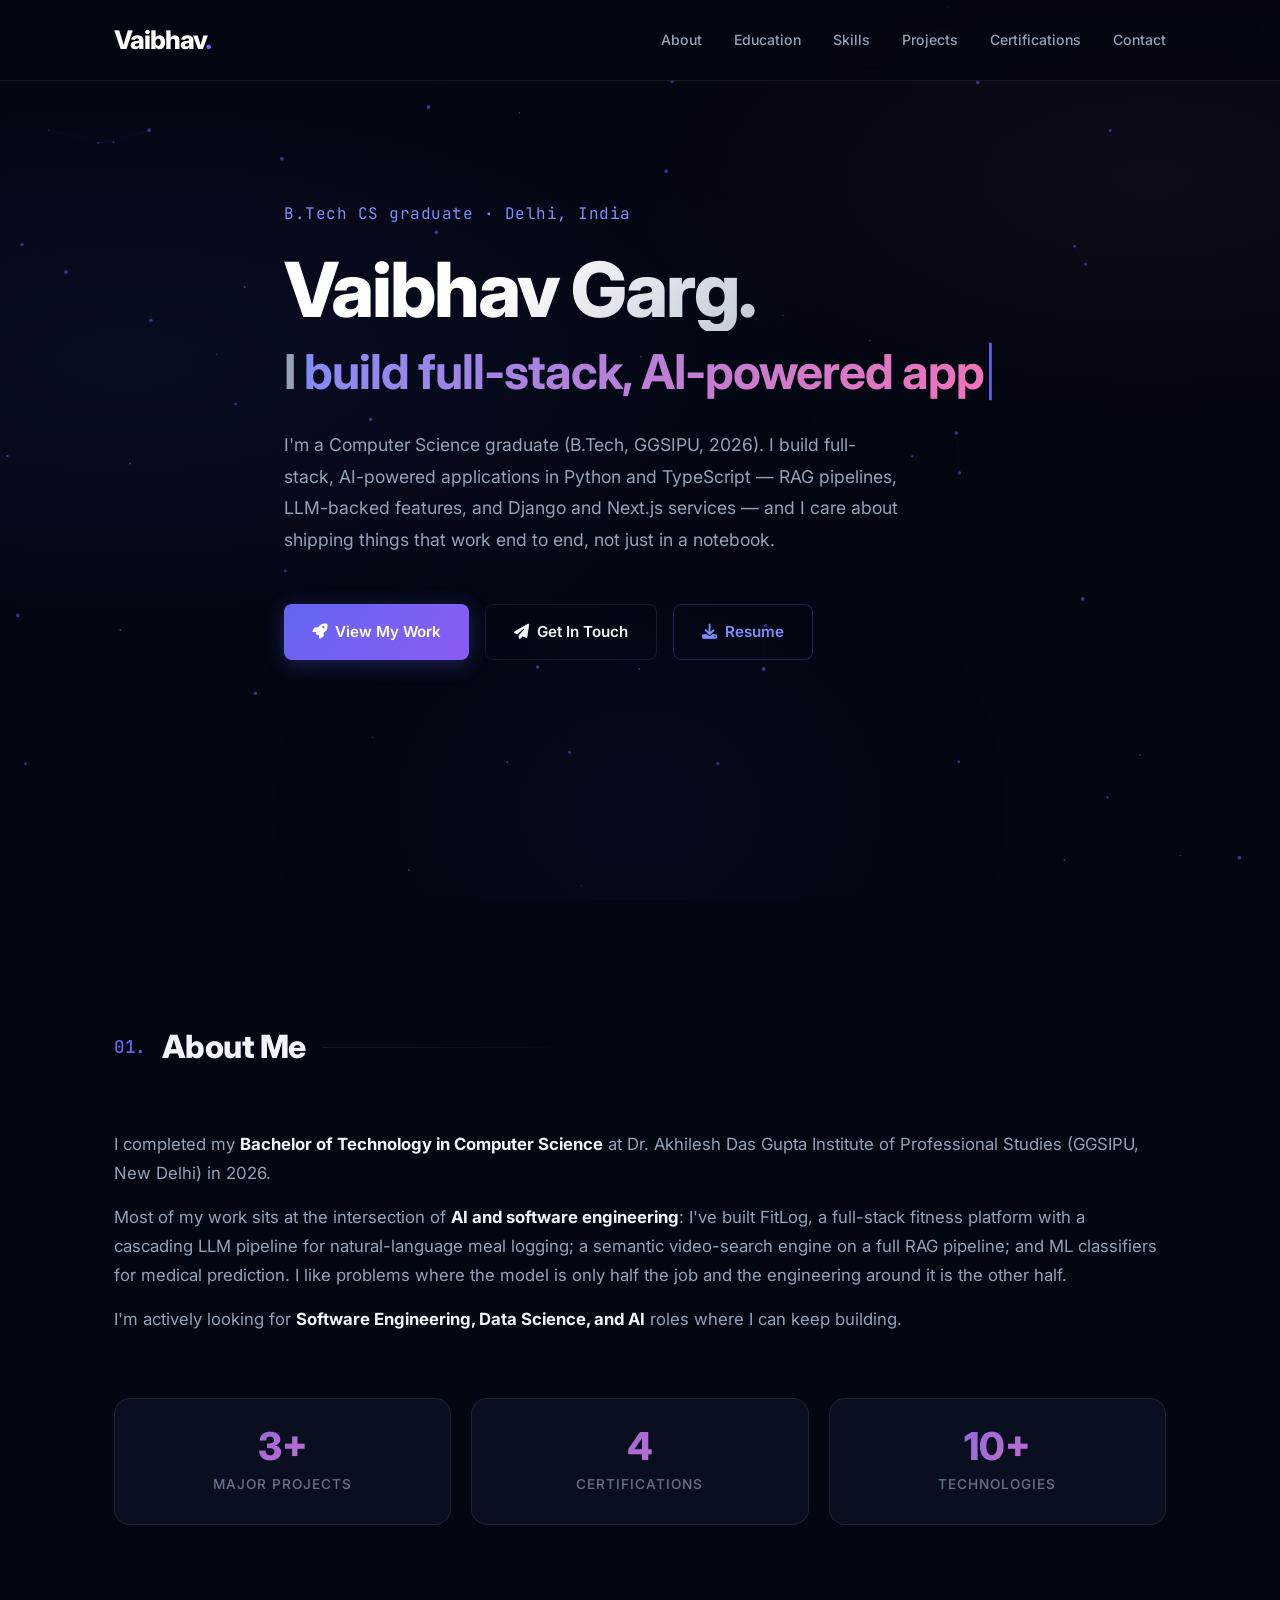
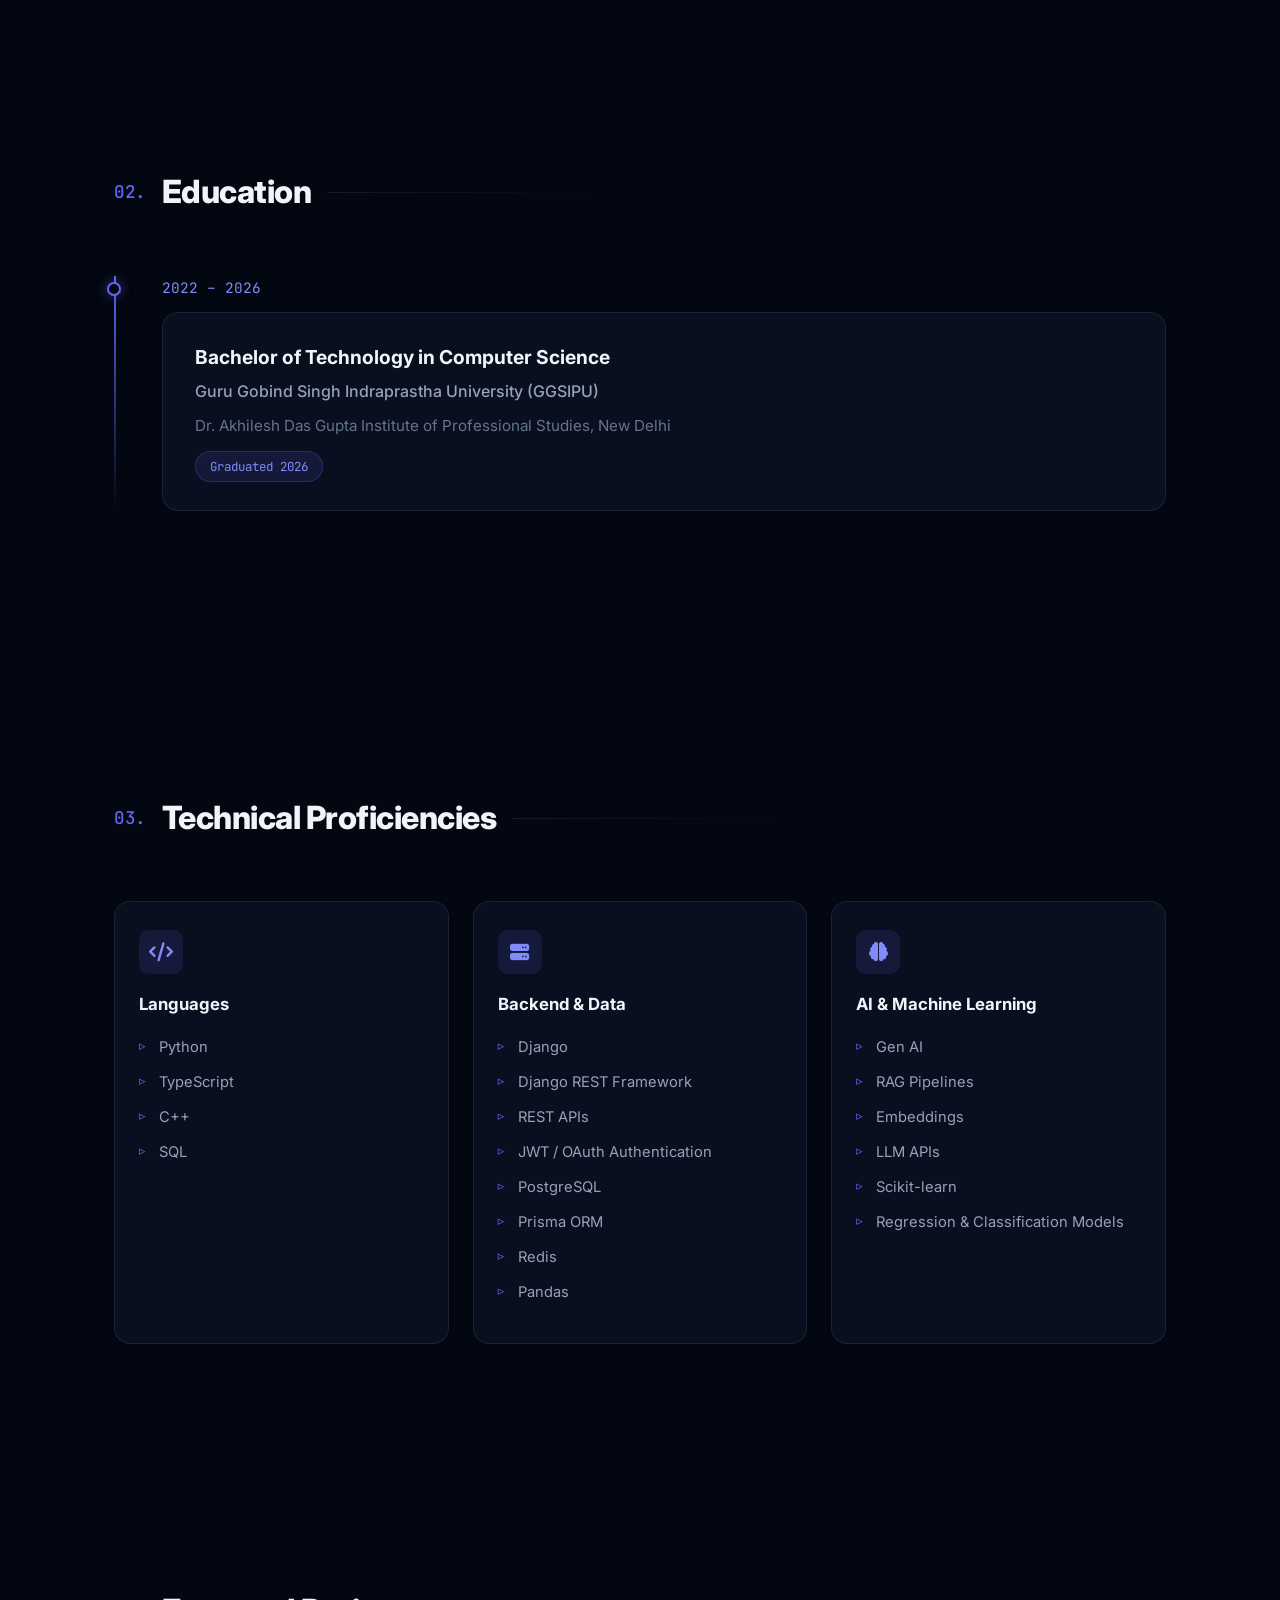
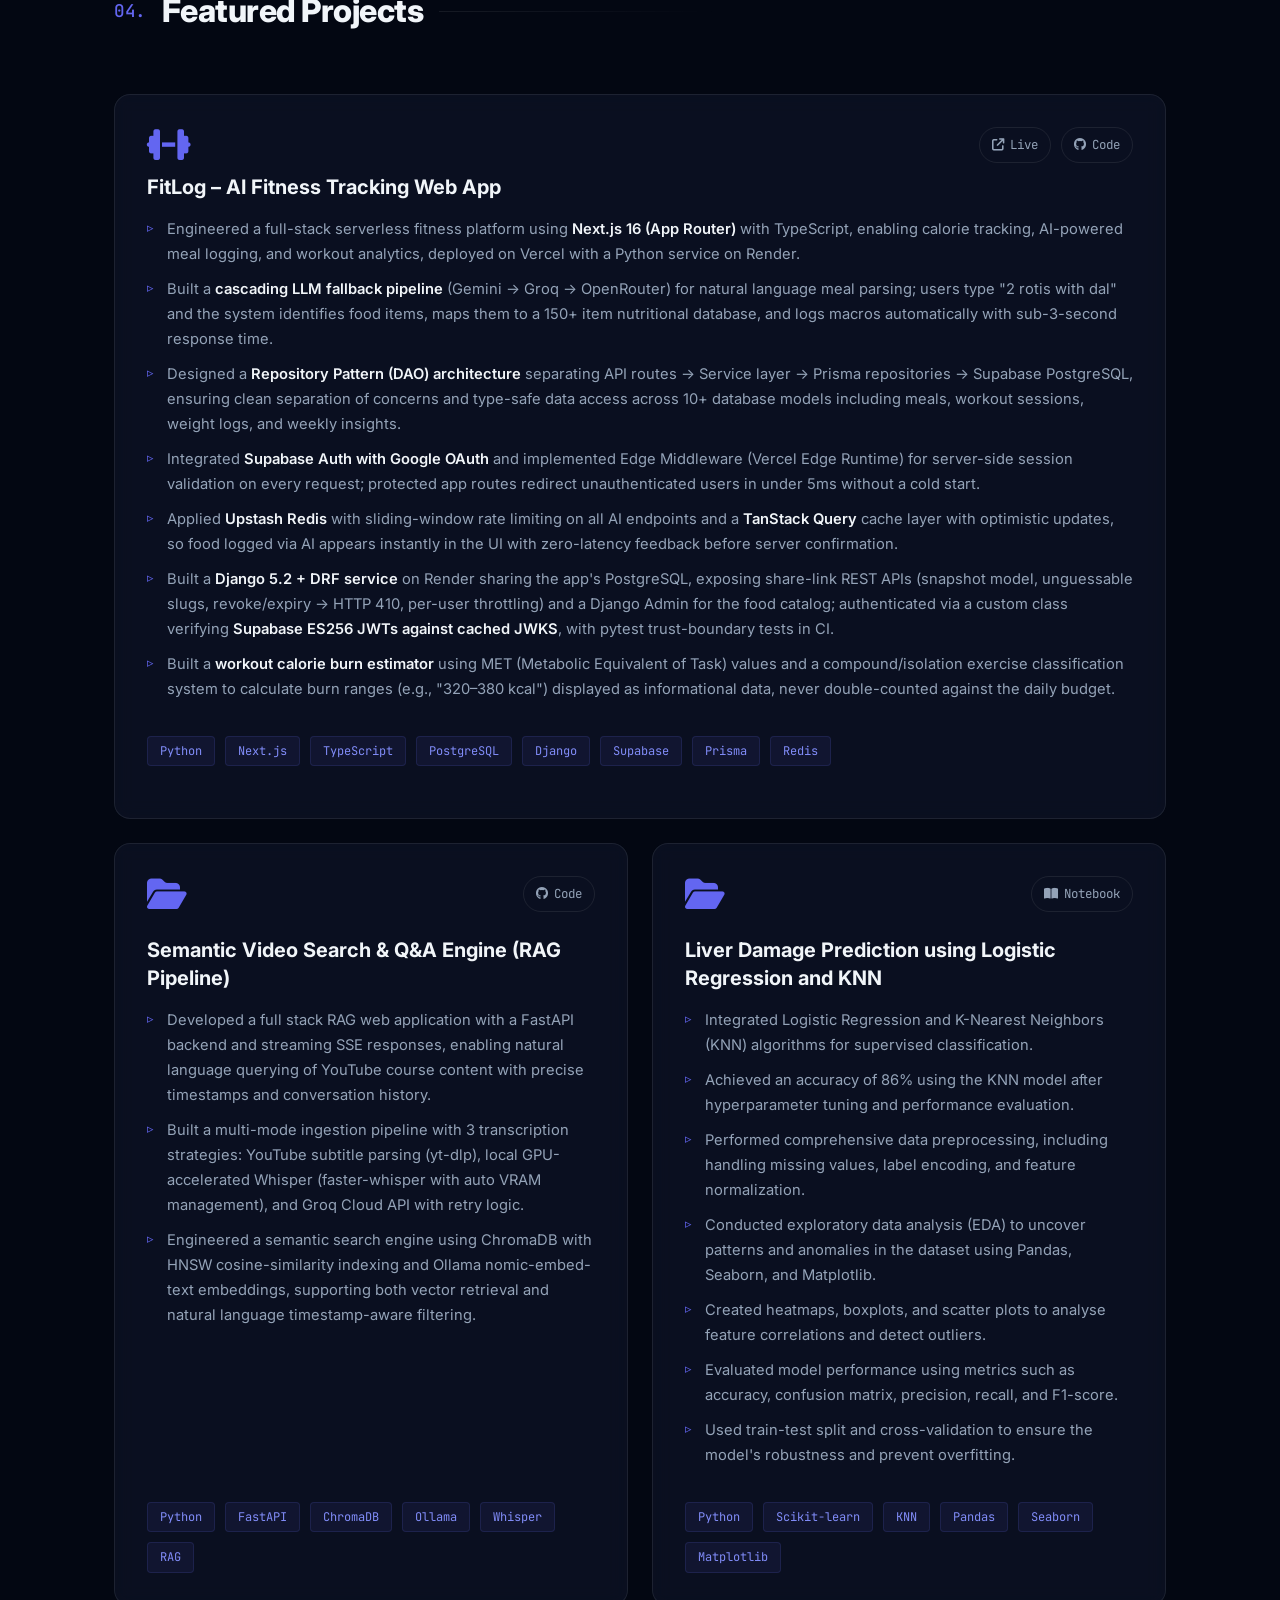
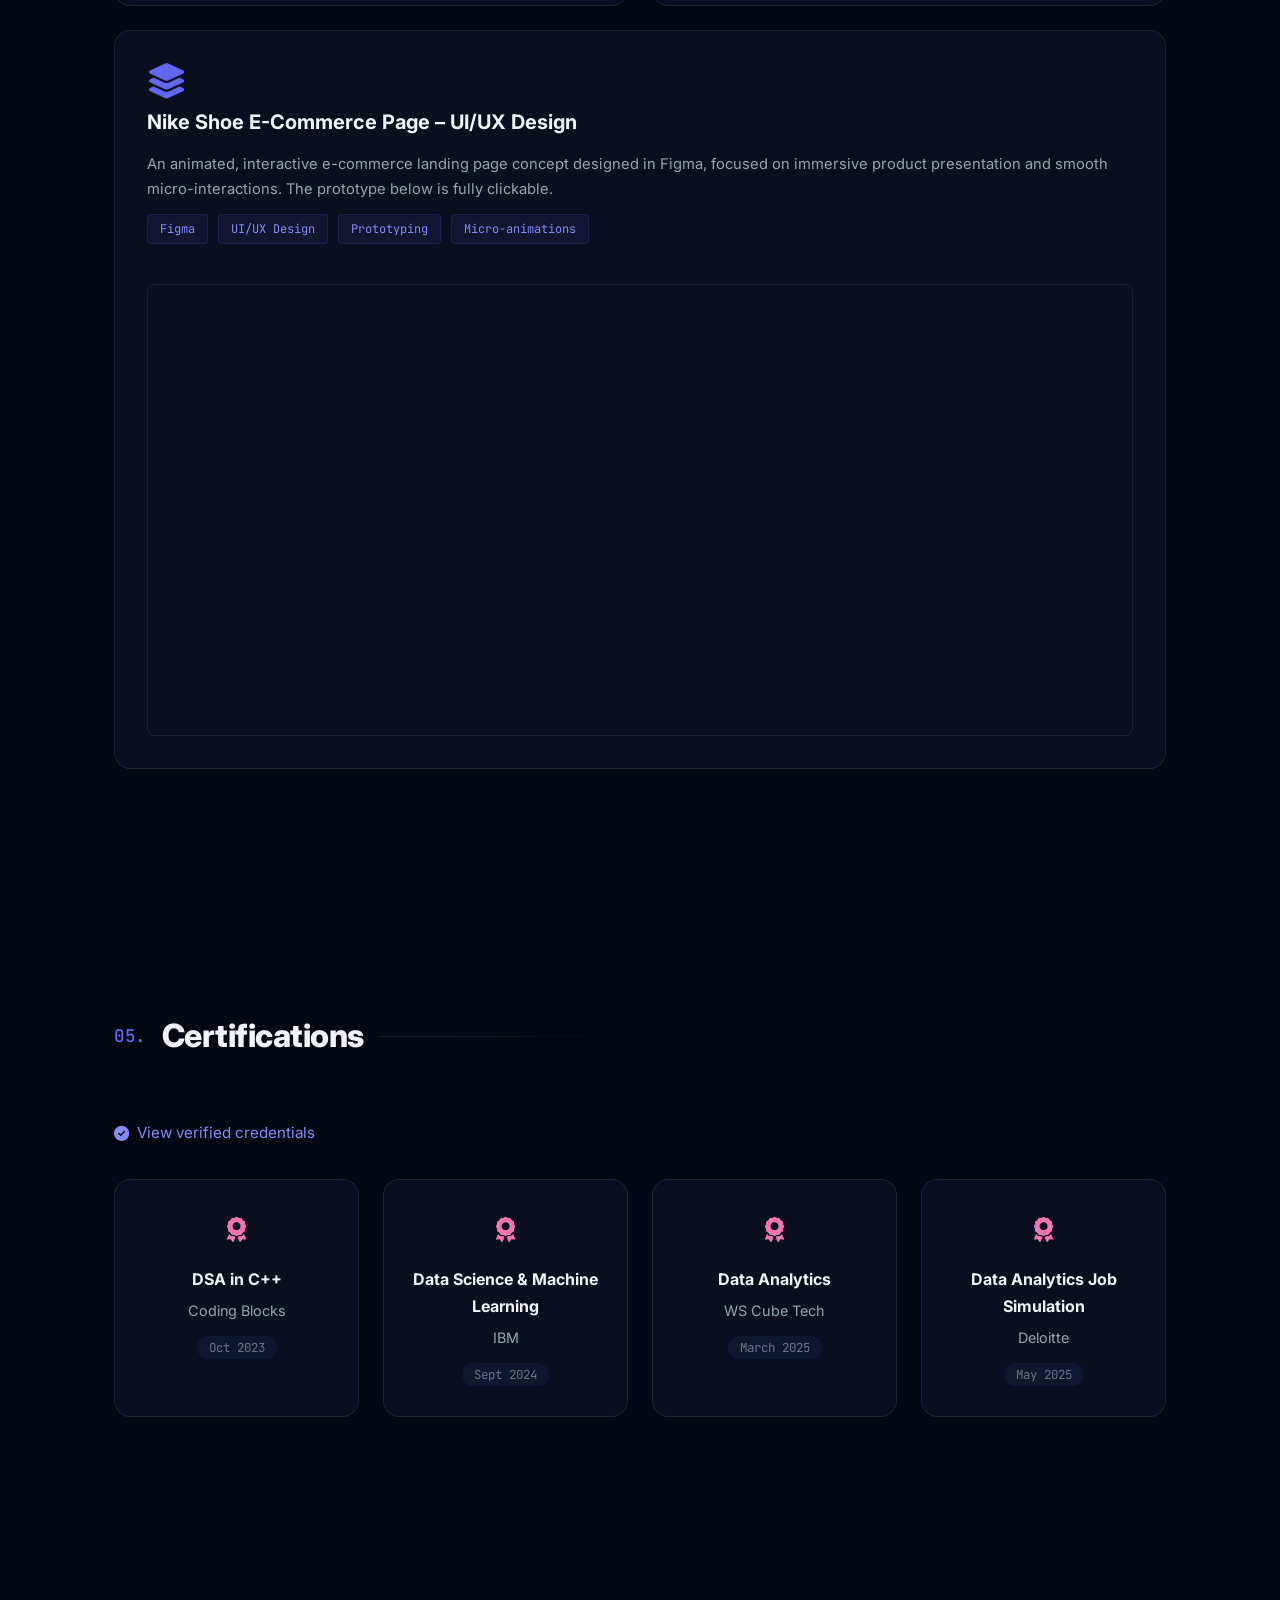
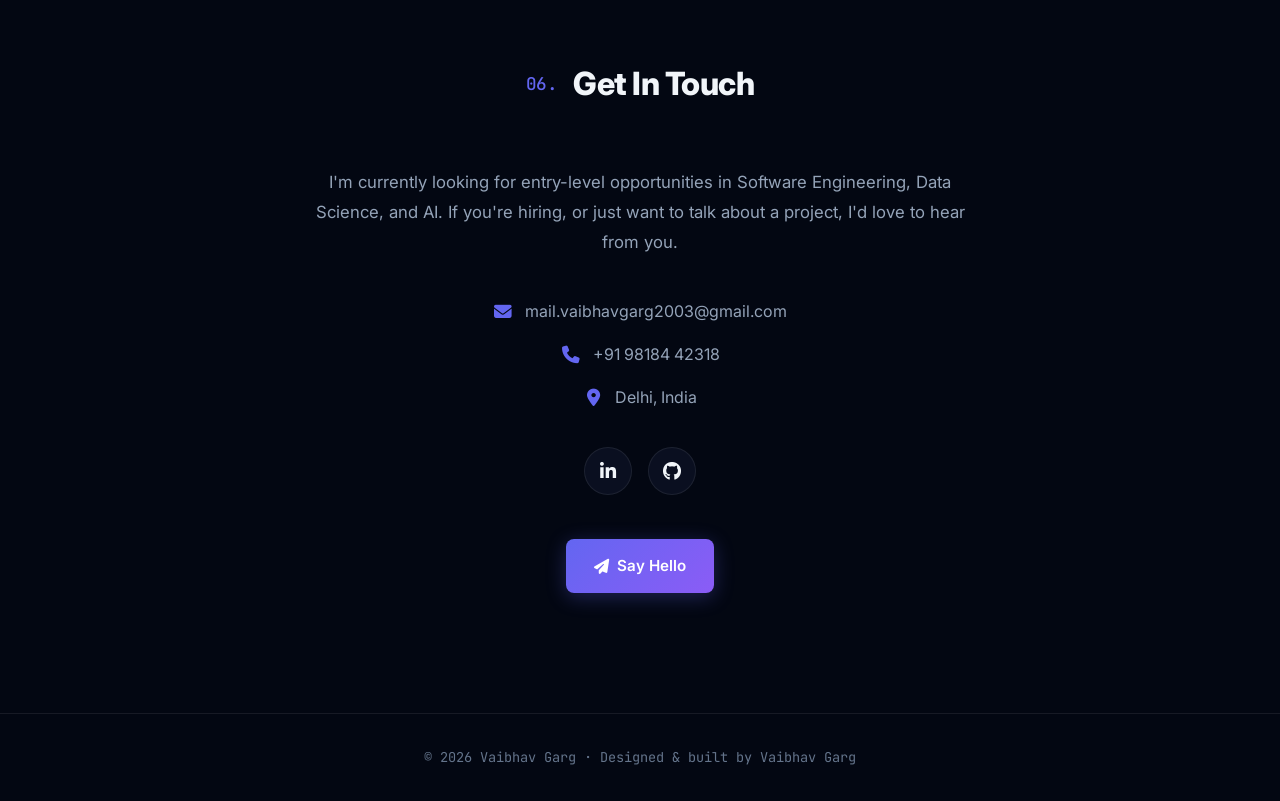
<file: index.html>
<!DOCTYPE html>
<html lang="en">
<head>
    <meta charset="UTF-8">
    <meta name="viewport" content="width=device-width, initial-scale=1.0">
    <meta name="description" content="Vaibhav Garg — B.Tech Computer Science graduate (2026) building full-stack, AI-powered applications with Python, TypeScript, Django, Next.js, RAG pipelines, and machine learning. Projects, skills, and contact.">
    <meta name="author" content="Vaibhav Garg">

    <!-- Social sharing preview (shows when you paste the link on LinkedIn / WhatsApp) -->
    <meta property="og:title" content="Vaibhav Garg | Software Developer & Data Scientist">
    <meta property="og:description" content="CS graduate building full-stack, LLM-powered, and ML applications. Open to Software Engineering, Data Science, and AI roles.">
    <meta property="og:url" content="https://vaibhavgarg2003.github.io/">
    <meta property="og:type" content="website">
    <meta name="twitter:card" content="summary">

    <title>Vaibhav Garg | Software Developer & Data Scientist</title>

    <!-- Favicon (inline SVG "V" — no extra file needed) -->
    <link rel="icon" href="data:image/svg+xml,%3Csvg xmlns='http://www.w3.org/2000/svg' viewBox='0 0 64 64'%3E%3Crect width='64' height='64' rx='14' fill='%23030712'/%3E%3Ctext x='32' y='44' font-family='Arial,sans-serif' font-size='36' font-weight='800' fill='%236366f1' text-anchor='middle'%3EV%3C/text%3E%3C/svg%3E">
    <meta name="theme-color" content="#030712">

    <link rel="stylesheet" href="css/style.css">
    <link rel="preconnect" href="https://fonts.googleapis.com">
    <link rel="preconnect" href="https://fonts.gstatic.com" crossorigin>
    <link href="https://fonts.googleapis.com/css2?family=Inter:wght@300;400;500;600;700;800&family=JetBrains+Mono:wght@400;500&display=swap" rel="stylesheet">
    <link rel="stylesheet" href="https://cdnjs.cloudflare.com/ajax/libs/font-awesome/6.5.0/css/all.min.css">

    <!-- If JavaScript is disabled, still show all content -->
    <noscript><style>.reveal { opacity: 1 !important; transform: none !important; }</style></noscript>
</head>
<body>
    <!-- Scroll Progress Bar -->
    <div class="scroll-progress" id="scroll-progress"></div>

    <!-- Particle Canvas -->
    <canvas id="particles-canvas" aria-hidden="true"></canvas>

    <!-- ════════════════════════════════════════════════════════════
         NAVBAR — to add a nav item, copy one <li> line below
         ════════════════════════════════════════════════════════════ -->
    <header class="navbar" id="navbar">
        <div class="container">
            <a href="#" class="logo">Vaibhav<span>.</span></a>
            <nav>
                <ul class="nav-links" id="nav-links">
                    <li><a href="#about" class="nav-link">About</a></li>
                    <li><a href="#education" class="nav-link">Education</a></li>
                    <li><a href="#skills" class="nav-link">Skills</a></li>
                    <li><a href="#projects" class="nav-link">Projects</a></li>
                    <li><a href="#certifications" class="nav-link">Certifications</a></li>
                    <li><a href="#contact" class="nav-link">Contact</a></li>
                </ul>
            </nav>
            <button class="hamburger" id="hamburger" aria-label="Toggle navigation" aria-expanded="false" aria-controls="nav-links">
                <span></span>
                <span></span>
                <span></span>
            </button>
        </div>
    </header>

    <main>
        <!-- ════════════════════════════════════════════════════════════
             HERO — edit your intro line, summary, and the rotating
             phrases (those live in js/app.js, near the top)
             ════════════════════════════════════════════════════════════ -->
        <section id="hero" class="hero section">
            <div class="container">
                <div class="hero-content reveal">
                    <span class="greeting">B.Tech CS graduate · Delhi, India</span>
                    <h1 class="name">Vaibhav Garg.</h1>
                    <h2 class="role">I <span id="typed-text"></span><span class="cursor">|</span></h2>
                    <p class="summary delay-1">
                        I'm a Computer Science graduate (B.Tech, GGSIPU, 2026). I build full-stack, AI-powered applications in Python and TypeScript — RAG pipelines, LLM-backed features, and Django and Next.js services — and I care about shipping things that work end to end, not just in a notebook.
                    </p>
                    <div class="hero-cta reveal delay-2">
                        <a href="#projects" class="btn btn-primary"><i class="fas fa-rocket"></i> View My Work</a>
                        <a href="#contact" class="btn btn-outline"><i class="fas fa-paper-plane"></i> Get In Touch</a>
                        <a href="Vaibhav_Garg_Resume.pdf" class="btn btn-ghost" download><i class="fas fa-download"></i> Resume</a>
                    </div>
                </div>
            </div>
        </section>

        <!-- ════════════════════════════════════════════════════════════
             ABOUT — plain paragraphs; edit freely
             ════════════════════════════════════════════════════════════ -->
        <section id="about" class="about section">
            <div class="container reveal">
                <h2 class="section-title"><span class="section-number">01.</span> About Me</h2>
                <div class="about-content">
                    <div class="about-text">
                        <p>I completed my <strong>Bachelor of Technology in Computer Science</strong> at Dr. Akhilesh Das Gupta Institute of Professional Studies (GGSIPU, New Delhi) in 2026.</p>
                        <p>Most of my work sits at the intersection of <strong>AI and software engineering</strong>: I've built FitLog, a full-stack fitness platform with a cascading LLM pipeline for natural-language meal logging; a semantic video-search engine on a full RAG pipeline; and ML classifiers for medical prediction. I like problems where the model is only half the job and the engineering around it is the other half.</p>
                        <p>I'm actively looking for <strong>Software Engineering, Data Science, and AI</strong> roles where I can keep building.</p>
                    </div>
                    <div class="about-highlights">
                        <div class="highlight-card reveal delay-1">
                            <div class="highlight-number">3+</div>
                            <div class="highlight-label">Major Projects</div>
                        </div>
                        <div class="highlight-card reveal delay-2">
                            <div class="highlight-number">4</div>
                            <div class="highlight-label">Certifications</div>
                        </div>
                        <div class="highlight-card reveal delay-3">
                            <div class="highlight-number">10+</div>
                            <div class="highlight-label">Technologies</div>
                        </div>
                    </div>
                </div>
            </div>
        </section>

        <!-- ════════════════════════════════════════════════════════════
             EDUCATION — to add an entry (e.g. 12th grade / internship),
             copy one whole <div class="timeline-item"> ... </div> block
             ════════════════════════════════════════════════════════════ -->
        <section id="education" class="education section">
            <div class="container reveal">
                <h2 class="section-title"><span class="section-number">02.</span> Education</h2>
                <div class="timeline">
                    <div class="timeline-item reveal delay-1">
                        <div class="timeline-dot"></div>
                        <div class="timeline-date">2022 – 2026</div>
                        <div class="timeline-content">
                            <h3>Bachelor of Technology in Computer Science</h3>
                            <h4>Guru Gobind Singh Indraprastha University (GGSIPU)</h4>
                            <p>Dr. Akhilesh Das Gupta Institute of Professional Studies, New Delhi</p>
                            <span class="badge">Graduated 2026</span>
                        </div>
                    </div>
                </div>
            </div>
        </section>

        <!-- ════════════════════════════════════════════════════════════
             SKILLS — each card is one <div class="skill-category">.
             Add/remove <li> lines inside, or copy a whole card.
             ════════════════════════════════════════════════════════════ -->
        <section id="skills" class="skills section">
            <div class="container reveal">
                <h2 class="section-title"><span class="section-number">03.</span> Technical Proficiencies</h2>
                <div class="skills-grid">
                    <div class="skill-category reveal delay-1">
                        <div class="skill-icon-wrapper"><i class="fas fa-code"></i></div>
                        <h3>Languages</h3>
                        <ul class="skill-list">
                            <li>Python</li>
                            <li>TypeScript</li>
                            <li>C++</li>
                            <li>SQL</li>
                        </ul>
                    </div>
                    <div class="skill-category reveal delay-2">
                        <div class="skill-icon-wrapper"><i class="fas fa-server"></i></div>
                        <h3>Backend & Data</h3>
                        <ul class="skill-list">
                            <li>Django</li>
                            <li>Django REST Framework</li>
                            <li>REST APIs</li>
                            <li>JWT / OAuth Authentication</li>
                            <li>PostgreSQL</li>
                            <li>Prisma ORM</li>
                            <li>Redis</li>
                            <li>Pandas</li>
                        </ul>
                    </div>
                    <div class="skill-category reveal delay-3">
                        <div class="skill-icon-wrapper"><i class="fas fa-brain"></i></div>
                        <h3>AI & Machine Learning</h3>
                        <ul class="skill-list">
                            <li>Gen AI</li>
                            <li>RAG Pipelines</li>
                            <li>Embeddings</li>
                            <li>LLM APIs</li>
                            <li>Scikit-learn</li>
                            <li>Regression & Classification Models</li>
                        </ul>
                    </div>
                </div>
            </div>
        </section>

        <!-- ════════════════════════════════════════════════════════════
             PROJECTS — to add a project, copy one whole
             <div class="project-card"> ... </div> block and edit it.
             Add "project-card-wide" to the class to make a card full width.
             Links go in <div class="project-links">: one <a class="project-link">
             per link (Code / Live / Notebook).
             ════════════════════════════════════════════════════════════ -->
        <section id="projects" class="projects section">
            <div class="container">
                <h2 class="section-title reveal"><span class="section-number">04.</span> Featured Projects</h2>
                <div class="projects-grid">

                    <!-- FitLog (full-width featured card) -->
                    <div class="project-card project-card-wide reveal delay-1">
                        <div class="project-top">
                            <i class="fas fa-dumbbell project-folder"></i>
                            <div class="project-links">
                                <a href="https://myfitlog.vaibhav03.codes/" class="project-link" target="_blank" rel="noopener noreferrer"><i class="fas fa-arrow-up-right-from-square"></i> Live</a>
                                <a href="https://github.com/VaibhavGarg2003/FitLog" class="project-link" target="_blank" rel="noopener noreferrer"><i class="fab fa-github"></i> Code</a>
                            </div>
                        </div>
                        <h3 class="project-title">FitLog – AI Fitness Tracking Web App</h3>
                        <ul class="project-points">
                            <li>Engineered a full-stack serverless fitness platform using <strong>Next.js 16 (App Router)</strong> with TypeScript, enabling calorie tracking, AI-powered meal logging, and workout analytics, deployed on Vercel with a Python service on Render.</li>
                            <li>Built a <strong>cascading LLM fallback pipeline</strong> (Gemini → Groq → OpenRouter) for natural language meal parsing; users type "2 rotis with dal" and the system identifies food items, maps them to a 150+ item nutritional database, and logs macros automatically with sub-3-second response time.</li>
                            <li>Designed a <strong>Repository Pattern (DAO) architecture</strong> separating API routes → Service layer → Prisma repositories → Supabase PostgreSQL, ensuring clean separation of concerns and type-safe data access across 10+ database models including meals, workout sessions, weight logs, and weekly insights.</li>
                            <li>Integrated <strong>Supabase Auth with Google OAuth</strong> and implemented Edge Middleware (Vercel Edge Runtime) for server-side session validation on every request; protected app routes redirect unauthenticated users in under 5ms without a cold start.</li>
                            <li>Applied <strong>Upstash Redis</strong> with sliding-window rate limiting on all AI endpoints and a <strong>TanStack Query</strong> cache layer with optimistic updates, so food logged via AI appears instantly in the UI with zero-latency feedback before server confirmation.</li>
                            <li>Built a <strong>Django 5.2 + DRF service</strong> on Render sharing the app's PostgreSQL, exposing share-link REST APIs (snapshot model, unguessable slugs, revoke/expiry → HTTP 410, per-user throttling) and a Django Admin for the food catalog; authenticated via a custom class verifying <strong>Supabase ES256 JWTs against cached JWKS</strong>, with pytest trust-boundary tests in CI.</li>
                            <li>Built a <strong>workout calorie burn estimator</strong> using MET (Metabolic Equivalent of Task) values and a compound/isolation exercise classification system to calculate burn ranges (e.g., "320–380 kcal") displayed as informational data, never double-counted against the daily budget.</li>
                        </ul>
                        <ul class="project-tech">
                            <li>Python</li>
                            <li>Next.js</li>
                            <li>TypeScript</li>
                            <li>PostgreSQL</li>
                            <li>Django</li>
                            <li>Supabase</li>
                            <li>Prisma</li>
                            <li>Redis</li>
                        </ul>
                    </div>

                    <div class="project-card reveal delay-1">
                        <div class="project-top">
                            <i class="fas fa-folder-open project-folder"></i>
                            <div class="project-links">
                                <a href="https://github.com/VaibhavGarg2003/Semantic-Video-Search-Q-A-Engine-RAG-Pipeline" class="project-link" target="_blank" rel="noopener noreferrer"><i class="fab fa-github"></i> Code</a>
                            </div>
                        </div>
                        <h3 class="project-title">Semantic Video Search & Q&A Engine (RAG Pipeline)</h3>
                        <ul class="project-points">
                            <li>Developed a full stack RAG web application with a FastAPI backend and streaming SSE responses, enabling natural language querying of YouTube course content with precise timestamps and conversation history.</li>
                            <li>Built a multi-mode ingestion pipeline with 3 transcription strategies: YouTube subtitle parsing (yt-dlp), local GPU-accelerated Whisper (faster-whisper with auto VRAM management), and Groq Cloud API with retry logic.</li>
                            <li>Engineered a semantic search engine using ChromaDB with HNSW cosine-similarity indexing and Ollama nomic-embed-text embeddings, supporting both vector retrieval and natural language timestamp-aware filtering.</li>
                        </ul>
                        <ul class="project-tech">
                            <li>Python</li>
                            <li>FastAPI</li>
                            <li>ChromaDB</li>
                            <li>Ollama</li>
                            <li>Whisper</li>
                            <li>RAG</li>
                        </ul>
                    </div>

                    <div class="project-card reveal delay-2">
                        <div class="project-top">
                            <i class="fas fa-folder-open project-folder"></i>
                            <div class="project-links">
                                <a href="https://colab.research.google.com/drive/1cEMVOhFnBR-mpJaYzDxtmjwt8REpmQTp?usp=sharing" class="project-link" target="_blank" rel="noopener noreferrer"><i class="fas fa-book-open"></i> Notebook</a>
                            </div>
                        </div>
                        <h3 class="project-title">Liver Damage Prediction using Logistic Regression and KNN</h3>
                        <ul class="project-points">
                            <li>Integrated Logistic Regression and K-Nearest Neighbors (KNN) algorithms for supervised classification.</li>
                            <li>Achieved an accuracy of 86% using the KNN model after hyperparameter tuning and performance evaluation.</li>
                            <li>Performed comprehensive data preprocessing, including handling missing values, label encoding, and feature normalization.</li>
                            <li>Conducted exploratory data analysis (EDA) to uncover patterns and anomalies in the dataset using Pandas, Seaborn, and Matplotlib.</li>
                            <li>Created heatmaps, boxplots, and scatter plots to analyse feature correlations and detect outliers.</li>
                            <li>Evaluated model performance using metrics such as accuracy, confusion matrix, precision, recall, and F1-score.</li>
                            <li>Used train-test split and cross-validation to ensure the model's robustness and prevent overfitting.</li>
                        </ul>
                        <ul class="project-tech">
                            <li>Python</li>
                            <li>Scikit-learn</li>
                            <li>KNN</li>
                            <li>Pandas</li>
                            <li>Seaborn</li>
                            <li>Matplotlib</li>
                        </ul>
                    </div>

                    <!-- UI/UX case study (full-width card with live Figma prototype) -->
                    <!-- TODO: the title says "Nike Shoe E-Commerce" but the embedded Figma file is
                         named "Car-Deatil". Make sure this embed is the right prototype, or update
                         the title/description to match what it actually shows. -->
                    <div class="project-card project-card-wide reveal delay-1">
                        <div class="project-top">
                            <i class="fas fa-layer-group project-folder project-folder-accent"></i>
                        </div>
                        <h3 class="project-title">Nike Shoe E-Commerce Page – UI/UX Design</h3>
                        <p class="project-desc">
                            An animated, interactive e-commerce landing page concept designed in Figma, focused on immersive product presentation and smooth micro-interactions. The prototype below is fully clickable.
                        </p>
                        <ul class="project-tech">
                            <li>Figma</li>
                            <li>UI/UX Design</li>
                            <li>Prototyping</li>
                            <li>Micro-animations</li>
                        </ul>
                        <div class="figma-embed-container">
                            <iframe title="Interactive Figma prototype" width="100%" height="450" src="https://embed.figma.com/proto/keXjJGxQj0SOo0lEyIMicp/Car-Deatil?node-id=73-106&p=f&scaling=contain&content-scaling=fixed&page-id=73%3A105&starting-point-node-id=73%3A106&embed-host=share" allowfullscreen loading="lazy"></iframe>
                        </div>
                    </div>

                </div>
            </div>
        </section>

        <!-- ════════════════════════════════════════════════════════════
             CERTIFICATIONS — copy one <div class="cert-card"> to add.
             Tip: wrap a card in <a href="certificate-link"> if you have
             a verifiable credential URL — recruiters click these.
             ════════════════════════════════════════════════════════════ -->
        <section id="certifications" class="certifications section">
            <div class="container reveal">
                <h2 class="section-title"><span class="section-number">05.</span> Certifications</h2>
                <a href="https://drive.google.com/drive/folders/1tiDgeq0LVjbgHVOM6Jj0fgPk4Xtniowz?usp=sharing" class="cert-verify" target="_blank" rel="noopener noreferrer"><i class="fas fa-circle-check"></i> View verified credentials</a>
                <div class="cert-grid">
                    <div class="cert-card reveal delay-1">
                        <div class="cert-icon"><i class="fas fa-award"></i></div>
                        <h4>DSA in C++</h4>
                        <p>Coding Blocks</p>
                        <span class="cert-date">Oct 2023</span>
                    </div>
                    <div class="cert-card reveal delay-2">
                        <div class="cert-icon"><i class="fas fa-award"></i></div>
                        <h4>Data Science & Machine Learning</h4>
                        <p>IBM</p>
                        <span class="cert-date">Sept 2024</span>
                    </div>
                    <div class="cert-card reveal delay-3">
                        <div class="cert-icon"><i class="fas fa-award"></i></div>
                        <h4>Data Analytics</h4>
                        <p>WS Cube Tech</p>
                        <span class="cert-date">March 2025</span>
                    </div>
                    <div class="cert-card reveal delay-1">
                        <div class="cert-icon"><i class="fas fa-award"></i></div>
                        <h4>Data Analytics Job Simulation</h4>
                        <p>Deloitte</p>
                        <span class="cert-date">May 2025</span>
                    </div>
                </div>
            </div>
        </section>

        <!-- ════════════════════════════════════════════════════════════
             CONTACT
             ════════════════════════════════════════════════════════════ -->
        <section id="contact" class="contact section">
            <div class="container reveal">
                <h2 class="section-title"><span class="section-number">06.</span> Get In Touch</h2>
                <p class="contact-text">I'm currently looking for entry-level opportunities in Software Engineering, Data Science, and AI. If you're hiring, or just want to talk about a project, I'd love to hear from you.</p>

                <div class="contact-info">
                    <a href="mailto:mail.vaibhavgarg2003@gmail.com" class="contact-link">
                        <i class="fas fa-envelope"></i> mail.vaibhavgarg2003@gmail.com
                    </a>
                    <a href="tel:+919818442318" class="contact-link">
                        <i class="fas fa-phone"></i> +91 98184 42318
                    </a>
                    <span class="contact-location">
                        <i class="fas fa-map-marker-alt"></i> Delhi, India
                    </span>
                </div>

                <div class="social-links">
                    <a href="https://www.linkedin.com/in/vaibhav-garg-763066258" target="_blank" rel="noopener noreferrer" aria-label="LinkedIn"><i class="fab fa-linkedin-in"></i></a>
                    <a href="https://github.com/VaibhavGarg2003" target="_blank" rel="noopener noreferrer" aria-label="GitHub"><i class="fab fa-github"></i></a>
                </div>

                <a href="mailto:mail.vaibhavgarg2003@gmail.com" class="btn btn-primary contact-btn"><i class="fas fa-paper-plane"></i> Say Hello</a>
            </div>
        </section>
    </main>

    <footer>
        <div class="container">
            <p>&copy; 2026 Vaibhav Garg &middot; Designed &amp; built by Vaibhav Garg</p>
        </div>
    </footer>

    <script src="js/app.js"></script>
</body>
</html>
</file>
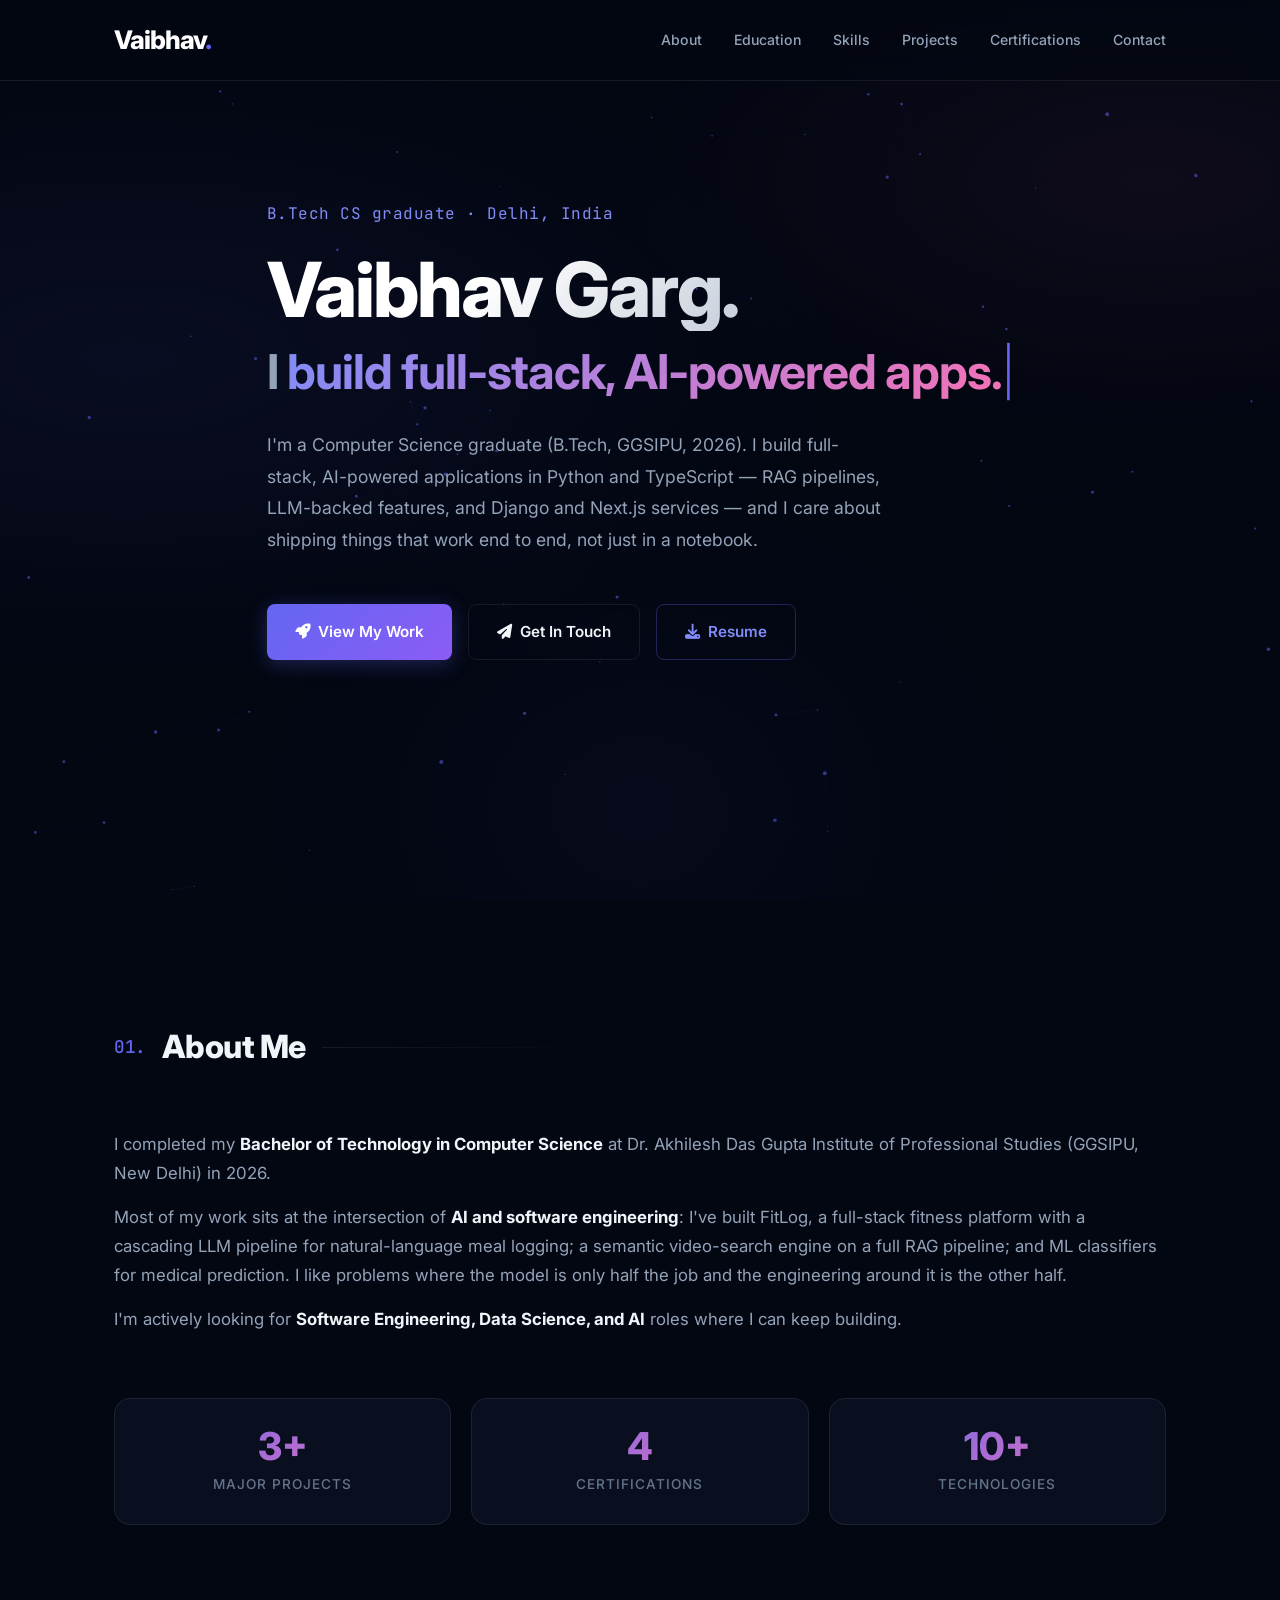
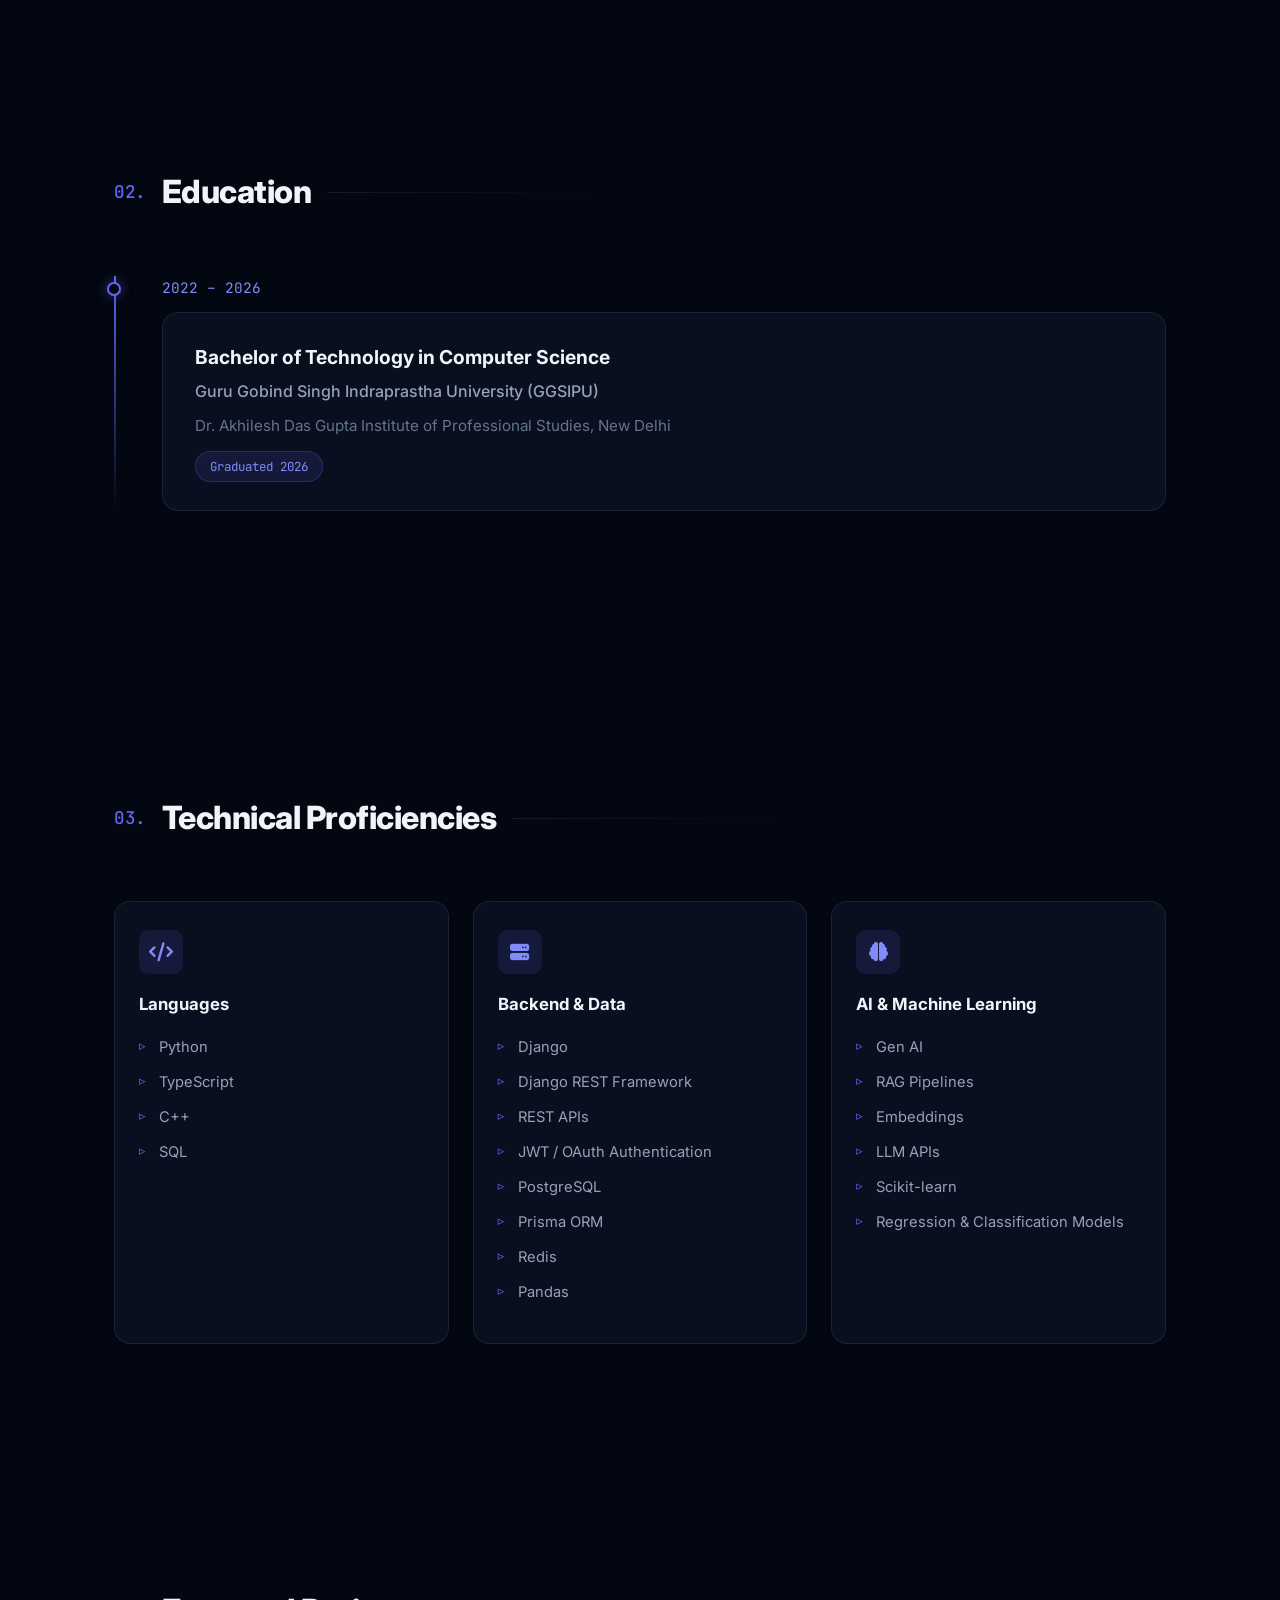
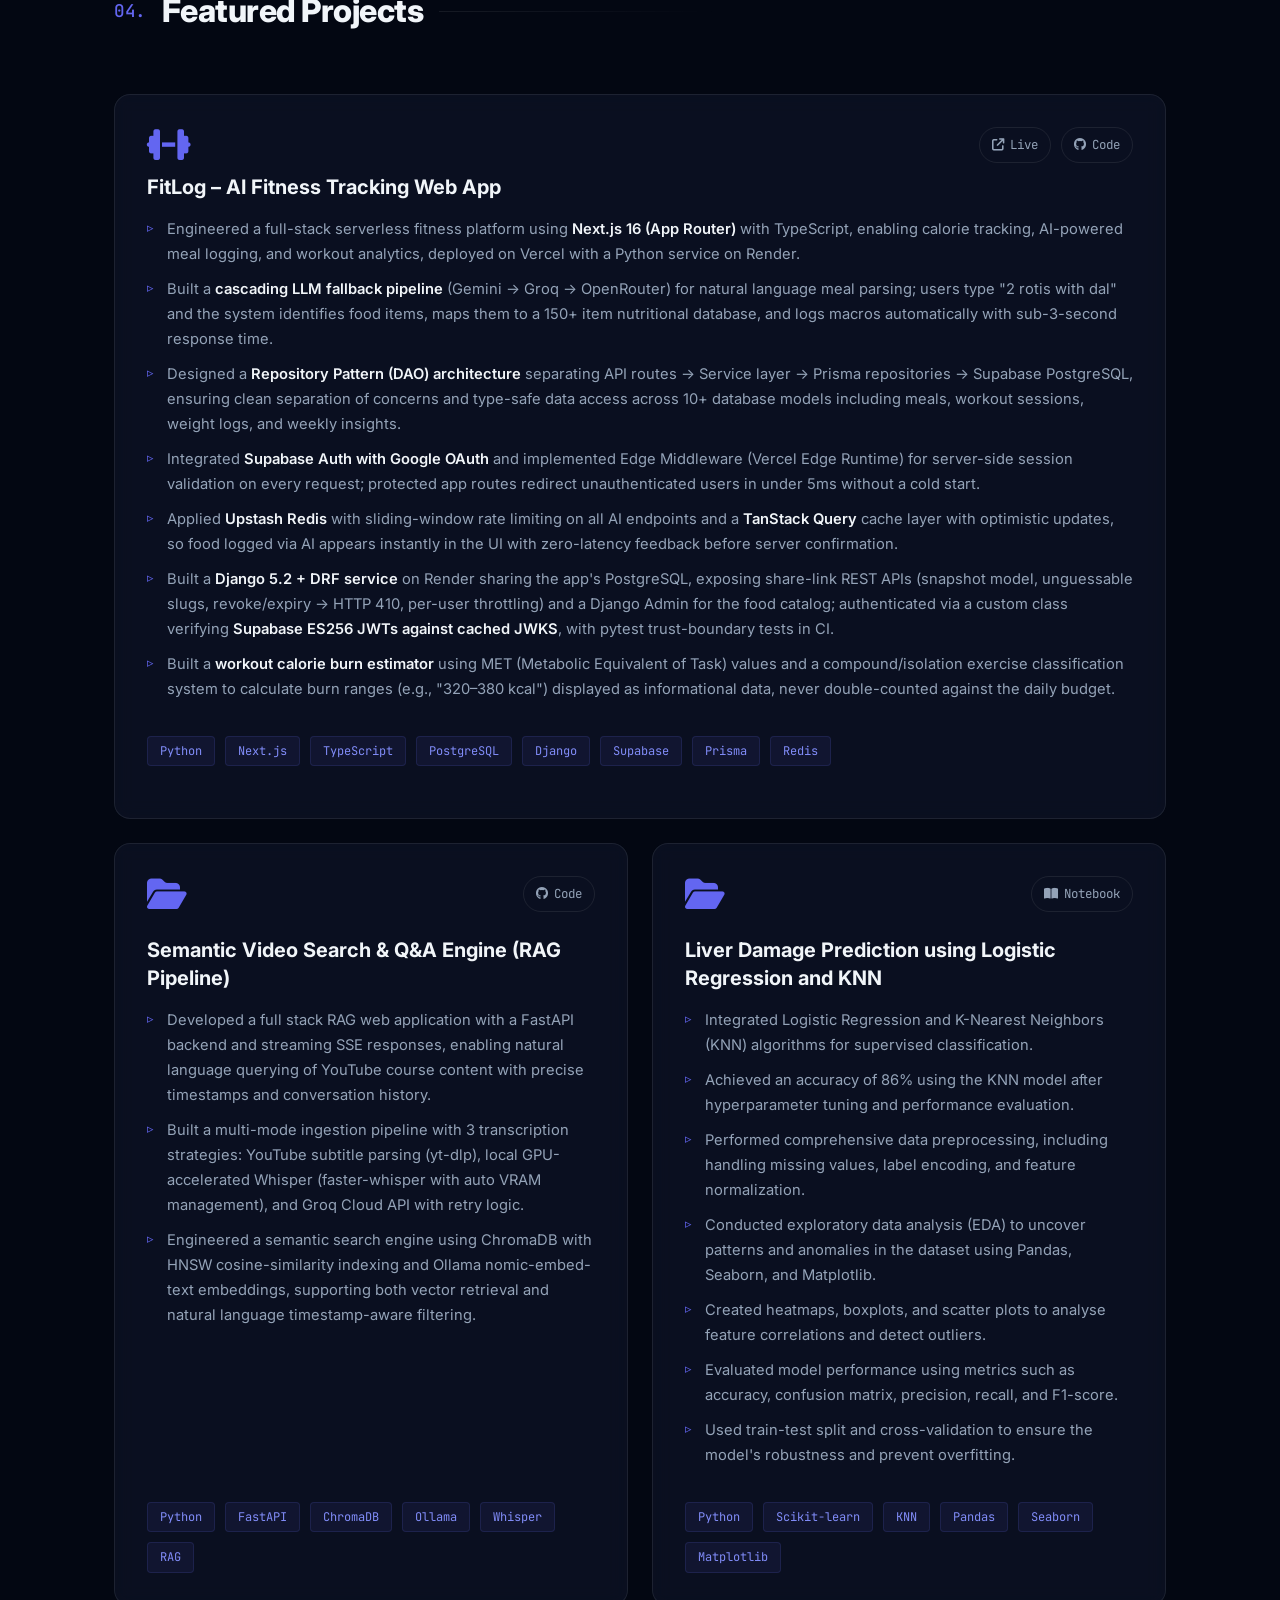
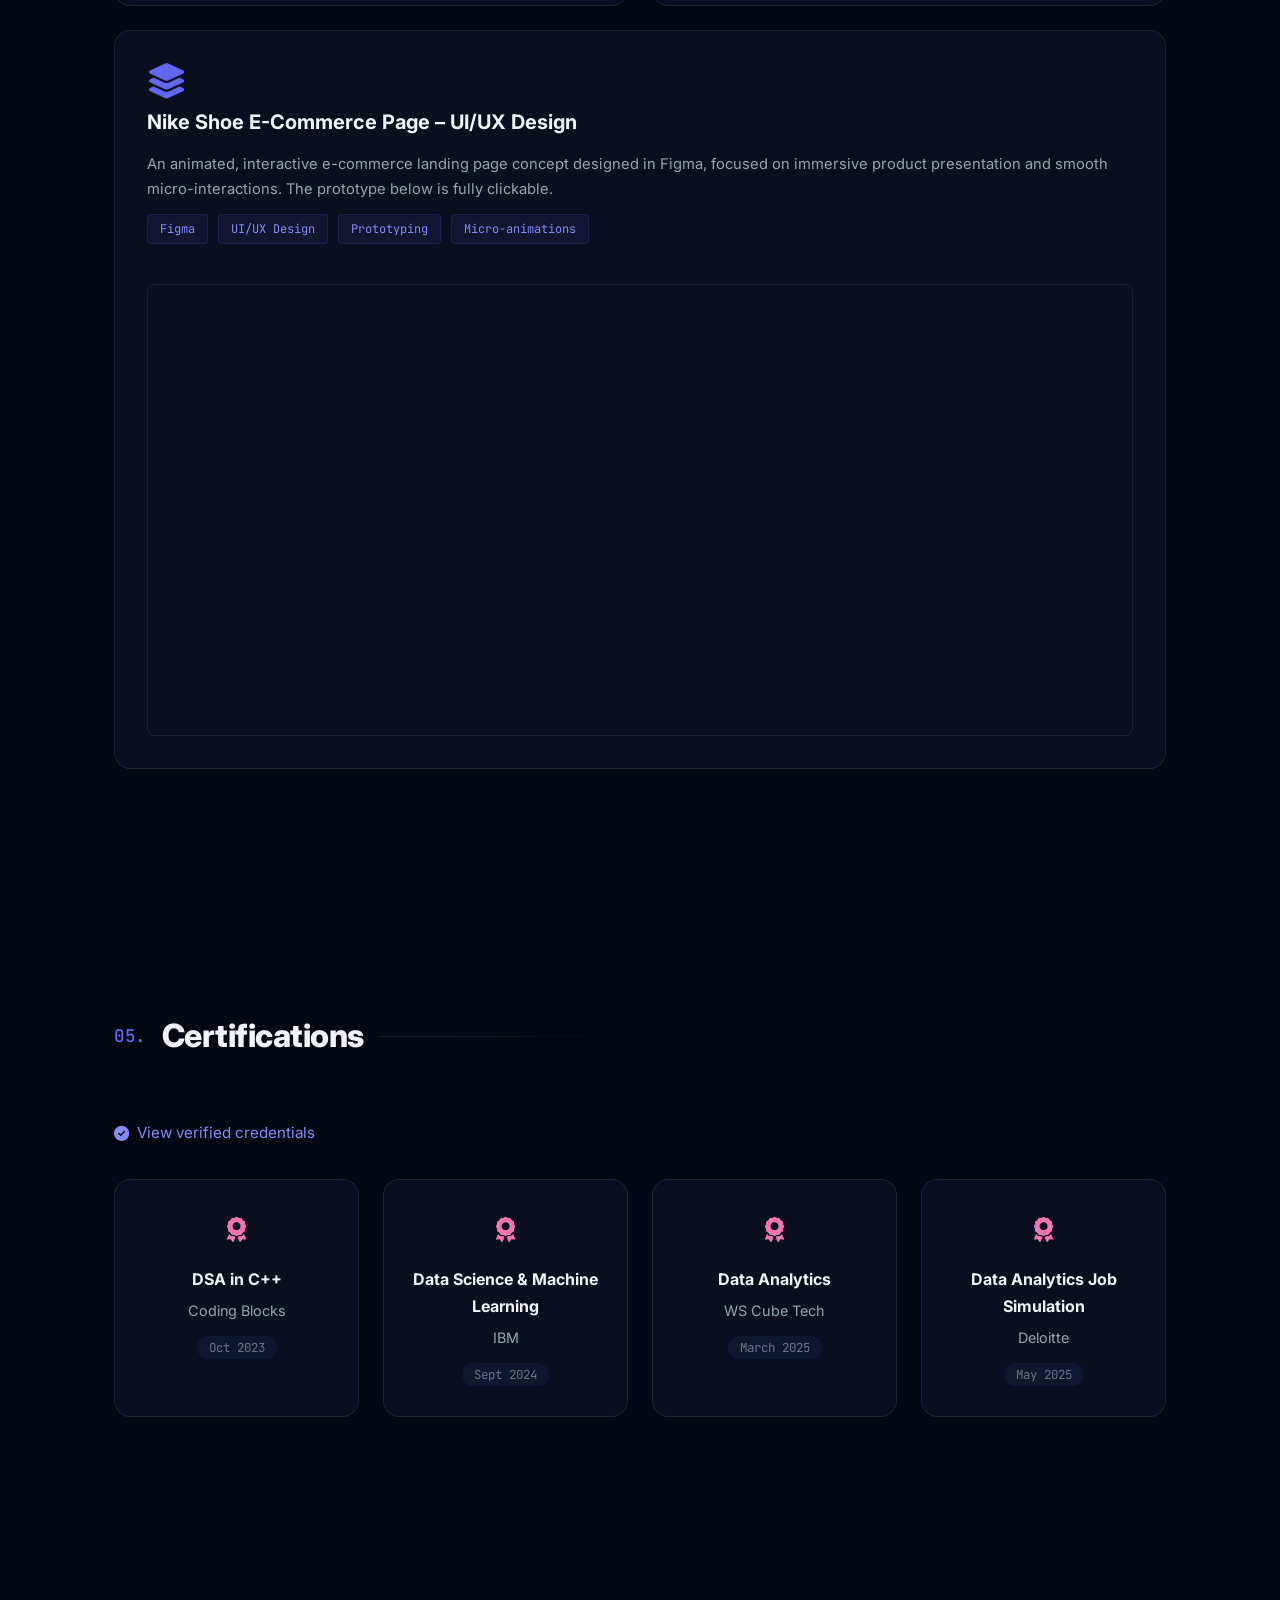
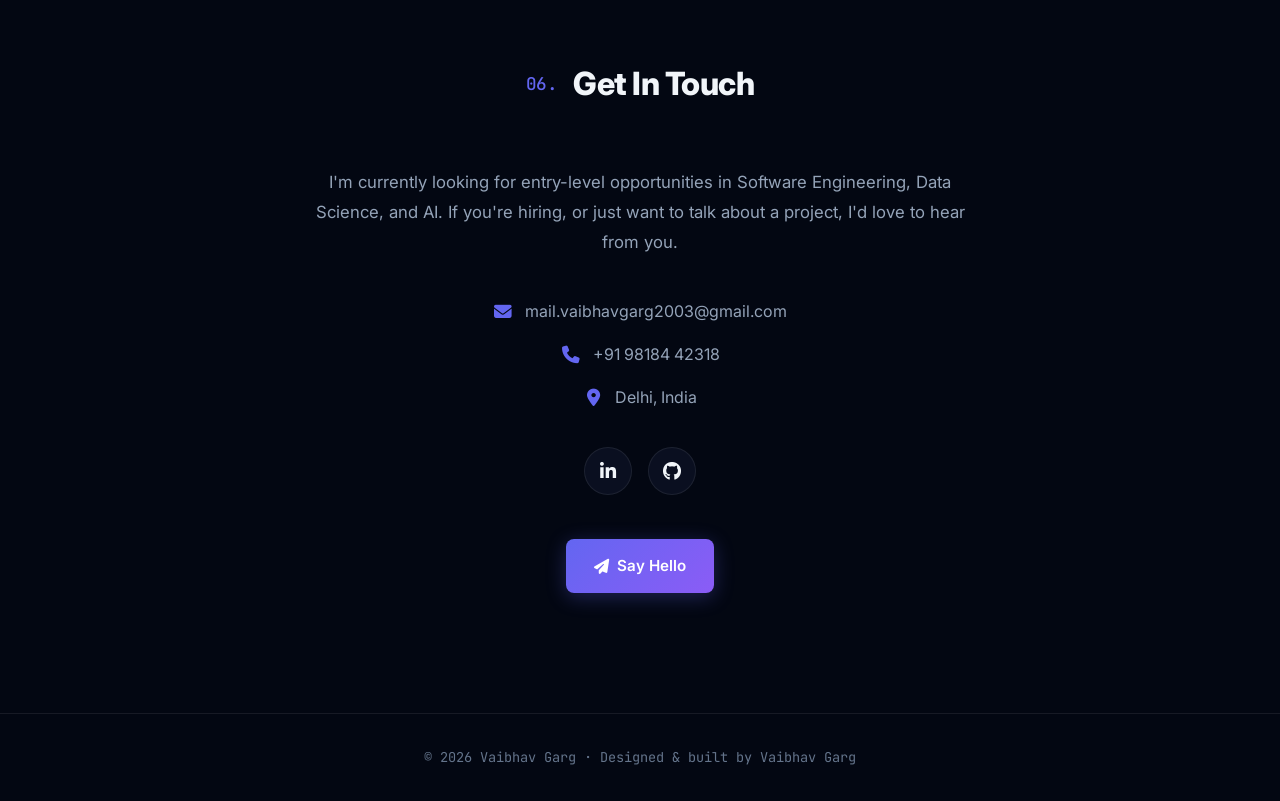
<file: Portfolio/index.html>
<!DOCTYPE html>
<!-- The site used to live at /Portfolio/ (before the repo was renamed).
     Old links — e.g. on printed or already-sent resumes — still point here,
     so this page forwards visitors to the main site. -->
<html lang="en">
<head>
    <meta charset="UTF-8">
    <meta name="viewport" content="width=device-width, initial-scale=1.0">
    <title>Vaibhav Garg | Portfolio</title>
    <link rel="canonical" href="https://vaibhavgarg2003.github.io/">
    <meta name="robots" content="noindex">
    <meta http-equiv="refresh" content="0; url=/">
    <script>location.replace("/" + location.hash);</script>
    <style>
        body { background: #030712; color: #94a3b8; font-family: system-ui, sans-serif; display: grid; place-items: center; min-height: 100vh; margin: 0; }
        a { color: #818cf8; }
    </style>
</head>
<body>
    <p>Moved — <a href="/">continue to Vaibhav Garg's portfolio</a>.</p>
</body>
</html>
</file>
<file: css/style.css>
/* ========================================
   DESIGN SYSTEM — Premium Dark Portfolio
   ======================================== */

:root {
  /* Color Palette */
  --primary: #6366f1;          /* Indigo */
  --primary-light: #818cf8;
  --accent-color: #f472b6;     /* Pink accent */
  --bg-deep: #030712;
  --bg-surface: #0f172a;
  --glass: rgba(15, 23, 42, 0.6);
  --glass-border: rgba(255, 255, 255, 0.08);
  --glass-border-hover: rgba(99, 102, 241, 0.4);
  --text-primary: #f1f5f9;
  --text-secondary: #94a3b8;
  --text-muted: #64748b;

  /* Typography */
  --font-sans: "Inter", system-ui, -apple-system, sans-serif;
  --font-mono: "JetBrains Mono", "Fira Code", monospace;

  /* Spacing & Sizing */
  --radius: 16px;
  --radius-sm: 8px;
  --transition: all 0.35s cubic-bezier(0.25, 0.8, 0.25, 1);
  --shadow-glow: 0 0 40px rgba(99, 102, 241, 0.15);
}

/* ========== GLOBAL RESET ========== */
*, *::before, *::after {
  margin: 0;
  padding: 0;
  box-sizing: border-box;
}

html {
  scroll-behavior: smooth;
  scroll-padding-top: 80px;
}

body {
  font-family: var(--font-sans);
  background: var(--bg-deep);
  color: var(--text-primary);
  line-height: 1.7;
  overflow-x: hidden;
  -webkit-font-smoothing: antialiased;
}

a {
  text-decoration: none;
  color: inherit;
}

ul { list-style: none; }

img { max-width: 100%; }

/* ========== AMBIENT BACKGROUND ========== */
body::before {
  content: "";
  position: fixed;
  inset: 0;
  background:
    radial-gradient(ellipse 80% 50% at 10% 40%, rgba(99, 102, 241, 0.07) 0%, transparent 70%),
    radial-gradient(ellipse 60% 40% at 90% 20%, rgba(244, 114, 182, 0.05) 0%, transparent 70%),
    radial-gradient(ellipse 50% 60% at 50% 90%, rgba(99, 102, 241, 0.04) 0%, transparent 60%);
  pointer-events: none;
  z-index: 0;
}

/* ========== SCROLL PROGRESS BAR ========== */
.scroll-progress {
  position: fixed;
  top: 0;
  left: 0;
  height: 3px;
  width: 0%;
  background: linear-gradient(90deg, var(--primary), var(--accent-color));
  z-index: 10000;
  transition: width 0.1s linear;
}

/* ========== PARTICLE CANVAS ========== */
#particles-canvas {
  position: fixed;
  top: 0;
  left: 0;
  width: 100%;
  height: 100%;
  pointer-events: none;
  z-index: 0;
}

/* ========== UTILITIES ========== */
.container {
  max-width: 1100px;
  margin: 0 auto;
  padding: 0 24px;
  position: relative;
  z-index: 1;
}

.section {
  padding: 120px 0;
}

/* ========== REVEAL ANIMATIONS ========== */
.reveal {
  opacity: 0;
  transform: translateY(40px);
  transition: opacity 0.7s ease-out, transform 0.7s ease-out;
}

.reveal.active {
  opacity: 1;
  transform: translateY(0);
}

.delay-1 { transition-delay: 0.15s; }
.delay-2 { transition-delay: 0.3s; }
.delay-3 { transition-delay: 0.45s; }

/* ========== SECTION TITLES ========== */
.section-title {
  font-size: 2rem;
  font-weight: 800;
  color: var(--text-primary);
  display: flex;
  align-items: center;
  gap: 16px;
  margin-bottom: 56px;
  letter-spacing: -0.5px;
}

.section-number {
  font-family: var(--font-mono);
  font-size: 1.1rem;
  font-weight: 500;
  color: var(--primary);
}

.section-title::after {
  content: "";
  display: block;
  height: 1px;
  flex-grow: 1;
  max-width: 280px;
  background: linear-gradient(90deg, var(--glass-border), transparent);
}

/* ========== BUTTONS ========== */
.btn {
  display: inline-flex;
  align-items: center;
  gap: 8px;
  padding: 14px 28px;
  border-radius: var(--radius-sm);
  font-weight: 600;
  font-size: 0.95rem;
  cursor: pointer;
  transition: var(--transition);
  border: none;
  position: relative;
  overflow: hidden;
}

.btn-primary {
  background: linear-gradient(135deg, var(--primary), #8b5cf6);
  color: #fff;
  box-shadow: 0 4px 20px rgba(99, 102, 241, 0.3);
}

.btn-primary:hover {
  box-shadow: 0 8px 30px rgba(99, 102, 241, 0.5);
  transform: translateY(-3px);
}

.btn-outline {
  background: transparent;
  color: var(--text-primary);
  border: 1px solid var(--glass-border);
  backdrop-filter: blur(4px);
}

.btn-outline:hover {
  border-color: var(--primary);
  background: rgba(99, 102, 241, 0.08);
  transform: translateY(-3px);
}

.btn-ghost {
  background: transparent;
  color: var(--primary-light);
  border: 1px solid rgba(99, 102, 241, 0.3);
}

.btn-ghost:hover {
  background: rgba(99, 102, 241, 0.1);
  border-color: var(--primary);
  transform: translateY(-3px);
}

/* ========== NAV BAR (Glassmorphism) ========== */
.navbar {
  position: fixed;
  top: 0;
  left: 0;
  width: 100%;
  background: rgba(3, 7, 18, 0.6);
  backdrop-filter: blur(16px);
  -webkit-backdrop-filter: blur(16px);
  border-bottom: 1px solid var(--glass-border);
  z-index: 1000;
  padding: 18px 0;
  transition: var(--transition);
}

.navbar.scrolled {
  padding: 12px 0;
  background: rgba(3, 7, 18, 0.85);
  box-shadow: 0 10px 30px -10px rgba(0, 0, 0, 0.5);
}

.navbar .container {
  display: flex;
  justify-content: space-between;
  align-items: center;
}

.logo {
  font-size: 1.6rem;
  font-weight: 800;
  color: #fff;
  letter-spacing: -1px;
  z-index: 1001;
}

.logo span {
  color: var(--primary);
}

.nav-links {
  display: flex;
  gap: 32px;
}

.nav-links a {
  font-size: 0.88rem;
  font-weight: 500;
  color: var(--text-secondary);
  position: relative;
  padding-bottom: 4px;
  transition: color 0.3s ease;
}

.nav-links a::after {
  content: "";
  position: absolute;
  width: 0;
  height: 2px;
  bottom: 0;
  left: 0;
  background: linear-gradient(90deg, var(--primary), var(--accent-color));
  transition: width 0.3s ease;
  border-radius: 2px;
}

.nav-links a:hover,
.nav-links a.active {
  color: var(--text-primary);
}

.nav-links a:hover::after,
.nav-links a.active::after {
  width: 100%;
}

/* Hamburger */
.hamburger {
  display: none;
  flex-direction: column;
  gap: 5px;
  background: none;
  border: none;
  cursor: pointer;
  z-index: 1001;
  padding: 4px;
}

.hamburger span {
  display: block;
  width: 24px;
  height: 2px;
  background: var(--text-primary);
  border-radius: 2px;
  transition: var(--transition);
}

.hamburger.open span:nth-child(1) {
  transform: rotate(45deg) translate(5px, 5px);
}

.hamburger.open span:nth-child(2) {
  opacity: 0;
}

.hamburger.open span:nth-child(3) {
  transform: rotate(-45deg) translate(5px, -5px);
}

/* ========== HERO ========== */
.hero {
  min-height: 100vh;
  display: flex;
  align-items: center;
  padding-top: 80px;
}

.greeting {
  display: block;
  font-family: var(--font-mono);
  font-size: 1rem;
  color: var(--primary-light);
  margin-bottom: 20px;
  letter-spacing: 0.5px;
}

.name {
  font-size: clamp(40px, 8vw, 76px);
  font-weight: 800;
  line-height: 1.1;
  letter-spacing: -2px;
  background: linear-gradient(135deg, #fff 30%, var(--text-secondary));
  -webkit-background-clip: text;
  background-clip: text;
  -webkit-text-fill-color: transparent;
}

.role {
  font-size: clamp(24px, 5vw, 48px);
  color: var(--text-secondary);
  line-height: 1.2;
  margin-top: 12px;
  font-weight: 700;
  letter-spacing: -1px;
  min-height: 1.2em;
}

#typed-text {
  color: var(--primary-light);
  background: linear-gradient(135deg, var(--primary-light), var(--accent-color));
  -webkit-background-clip: text;
  background-clip: text;
  -webkit-text-fill-color: transparent;
}

.cursor {
  font-weight: 300;
  color: var(--primary);
  animation: blink 1s step-end infinite;
  -webkit-text-fill-color: var(--primary);
}

@keyframes blink {
  50% { opacity: 0; }
}

.summary {
  max-width: 620px;
  margin: 28px 0 48px;
  font-size: 1.1rem;
  color: var(--text-secondary);
  line-height: 1.8;
}

.hero-cta {
  display: flex;
  gap: 16px;
  flex-wrap: wrap;
}

/* ========== ABOUT ========== */
.about-content {
  display: grid;
  grid-template-columns: minmax(0, 1fr);
  gap: 48px;
}

.about-text p {
  color: var(--text-secondary);
  margin-bottom: 16px;
  font-size: 1.05rem;
}

.about-text strong {
  color: var(--text-primary);
}

.about-highlights {
  display: grid;
  /* minmax(0, …) lets columns shrink below their longest word, so the
     row never pushes the page wider than a phone screen */
  grid-template-columns: repeat(3, minmax(0, 1fr));
  gap: 20px;
}

.highlight-card {
  background: var(--glass);
  border: 1px solid var(--glass-border);
  border-radius: var(--radius);
  padding: 28px 20px;
  text-align: center;
  backdrop-filter: blur(10px);
  transition: var(--transition);
}

.highlight-card:hover {
  border-color: var(--glass-border-hover);
  transform: translateY(-4px);
  box-shadow: var(--shadow-glow);
}

.highlight-number {
  font-size: 2.4rem;
  font-weight: 800;
  background: linear-gradient(135deg, var(--primary), var(--accent-color));
  -webkit-background-clip: text;
  background-clip: text;
  -webkit-text-fill-color: transparent;
  line-height: 1;
  margin-bottom: 8px;
}

.highlight-label {
  font-size: 0.85rem;
  color: var(--text-muted);
  font-weight: 500;
  text-transform: uppercase;
  letter-spacing: 1px;
}

/* ========== EDUCATION TIMELINE ========== */
.timeline {
  position: relative;
  padding-left: 48px;
}

.timeline::before {
  content: "";
  position: absolute;
  left: 0;
  top: 0;
  bottom: 0;
  width: 2px;
  background: linear-gradient(180deg, var(--primary), transparent);
}

.timeline-item {
  position: relative;
  margin-bottom: 40px;
}

.timeline-dot {
  position: absolute;
  left: -55px;
  top: 6px;
  width: 14px;
  height: 14px;
  border-radius: 50%;
  background: var(--bg-deep);
  border: 2px solid var(--primary);
  box-shadow: 0 0 12px rgba(99, 102, 241, 0.5);
}

.timeline-date {
  font-family: var(--font-mono);
  font-size: 0.9rem;
  color: var(--primary-light);
  margin-bottom: 12px;
}

.timeline-content {
  background: var(--glass);
  border: 1px solid var(--glass-border);
  padding: 28px 32px;
  border-radius: var(--radius);
  backdrop-filter: blur(10px);
  transition: var(--transition);
}

.timeline-content:hover {
  border-color: var(--glass-border-hover);
  box-shadow: var(--shadow-glow);
}

.timeline-content h3 {
  color: var(--text-primary);
  font-size: 1.2rem;
  margin-bottom: 4px;
}

.timeline-content h4 {
  color: var(--text-secondary);
  font-weight: 500;
  font-size: 1rem;
  margin-bottom: 8px;
}

.timeline-content p {
  color: var(--text-muted);
  font-size: 0.95rem;
}

.badge {
  display: inline-block;
  margin-top: 12px;
  font-family: var(--font-mono);
  font-size: 0.78rem;
  color: var(--primary-light);
  background: rgba(99, 102, 241, 0.12);
  border: 1px solid rgba(99, 102, 241, 0.25);
  padding: 4px 14px;
  border-radius: 20px;
}

/* ========== SKILLS ========== */
.skills-grid {
  display: grid;
  grid-template-columns: repeat(auto-fit, minmax(200px, 1fr));
  gap: 24px;
}

.skill-category {
  background: var(--glass);
  border: 1px solid var(--glass-border);
  padding: 28px 24px;
  border-radius: var(--radius);
  backdrop-filter: blur(10px);
  transition: var(--transition);
  position: relative;
  overflow: hidden;
}

.skill-category::before {
  content: "";
  position: absolute;
  top: 0;
  left: 0;
  right: 0;
  height: 2px;
  background: linear-gradient(90deg, var(--primary), var(--accent-color));
  transform: scaleX(0);
  transition: transform 0.4s ease;
}

.skill-category:hover::before {
  transform: scaleX(1);
}

.skill-category:hover {
  transform: translateY(-6px);
  border-color: var(--glass-border-hover);
  box-shadow: var(--shadow-glow);
}

.skill-icon-wrapper {
  width: 44px;
  height: 44px;
  border-radius: 10px;
  background: rgba(99, 102, 241, 0.12);
  display: flex;
  align-items: center;
  justify-content: center;
  margin-bottom: 16px;
  font-size: 1.2rem;
  color: var(--primary-light);
}

.skill-category h3 {
  color: var(--text-primary);
  font-size: 1.05rem;
  margin-bottom: 16px;
  font-weight: 700;
}

.skill-list li {
  margin-bottom: 10px;
  position: relative;
  padding-left: 20px;
  font-size: 0.92rem;
  color: var(--text-secondary);
}

.skill-list li::before {
  content: "▹";
  position: absolute;
  left: 0;
  color: var(--primary);
  font-size: 0.8rem;
}

/* ========== PROJECTS ========== */
.projects-grid {
  display: grid;
  /* Two columns: normal cards sit side by side, "project-card-wide" spans both.
     Drops to one column on phones (see the mobile media query). */
  grid-template-columns: repeat(2, minmax(0, 1fr));
  gap: 24px;
}

.project-card {
  background: var(--glass);
  border: 1px solid var(--glass-border);
  border-radius: var(--radius);
  padding: 32px;
  display: flex;
  flex-direction: column;
  position: relative;
  overflow: hidden;
  backdrop-filter: blur(10px);
  transition: var(--transition);
}

.project-card::before {
  content: "";
  position: absolute;
  top: 0;
  left: 0;
  right: 0;
  height: 3px;
  background: linear-gradient(90deg, var(--primary), var(--accent-color));
  opacity: 0;
  transition: opacity 0.4s ease;
}

.project-card:hover {
  transform: translateY(-8px);
  box-shadow: 0 20px 40px -15px rgba(0, 0, 0, 0.6);
  border-color: var(--glass-border-hover);
}

.project-card:hover::before {
  opacity: 1;
}

/* Cursor-following spotlight (position set from js/app.js) */
.project-card::after {
  content: "";
  position: absolute;
  inset: 0;
  background: radial-gradient(400px circle at var(--mx, 50%) var(--my, 50%), rgba(99, 102, 241, 0.08), transparent 60%);
  opacity: 0;
  transition: opacity 0.4s ease;
  pointer-events: none;
}

.project-card:hover::after {
  opacity: 1;
}

/* Full-width card (used for the UI/UX case study) */
.project-card-wide {
  grid-column: 1 / -1;
}

.project-card-wide .project-top {
  margin-bottom: 10px;
}

.project-card-wide .project-desc {
  margin-bottom: 12px;
  flex-grow: 0;
}

.project-card-wide .project-tech {
  margin-bottom: 20px;
}

.project-folder-accent {
  color: var(--accent-color);
}

.project-top {
  display: flex;
  justify-content: space-between;
  align-items: center;
  margin-bottom: 24px;
}

.project-folder {
  font-size: 2.2rem;
  color: var(--primary);
}

.project-links {
  display: flex;
  flex-wrap: wrap;
  justify-content: flex-end;
  gap: 10px;
  position: relative;
  z-index: 1;
}

/* Small labelled link pills: "Live", "Code", "Notebook" */
.project-link {
  display: inline-flex;
  align-items: center;
  gap: 6px;
  font-family: var(--font-mono);
  font-size: 0.78rem;
  color: var(--text-secondary);
  padding: 6px 12px;
  border: 1px solid var(--glass-border);
  border-radius: 20px;
  transition: var(--transition);
}

.project-link:hover {
  color: var(--primary-light);
  border-color: var(--glass-border-hover);
  background: rgba(99, 102, 241, 0.08);
}

/* Bullet points inside project cards (same style as the resume bullets) */
.project-points {
  margin-bottom: 24px;
  flex-grow: 1;
}

.project-points li {
  position: relative;
  padding-left: 20px;
  margin-bottom: 10px;
  font-size: 0.92rem;
  color: var(--text-secondary);
  line-height: 1.7;
}

.project-points li::before {
  content: "▹";
  position: absolute;
  left: 0;
  color: var(--primary);
  font-size: 0.8rem;
}

.project-points strong {
  color: var(--text-primary);
  font-weight: 600;
}

.project-title {
  color: var(--text-primary);
  font-size: 1.25rem;
  font-weight: 700;
  margin-bottom: 16px;
  line-height: 1.4;
  transition: color 0.3s ease;
}

.project-card:hover .project-title {
  color: var(--primary-light);
}

.project-desc {
  font-size: 0.92rem;
  color: var(--text-secondary);
  margin-bottom: 24px;
  flex-grow: 1;
  line-height: 1.7;
}

.project-tech {
  display: flex;
  flex-wrap: wrap;
  gap: 10px;
}

.project-tech li {
  font-family: var(--font-mono);
  font-size: 0.75rem;
  color: var(--primary-light);
  background: rgba(99, 102, 241, 0.08);
  padding: 4px 12px;
  border-radius: 4px;
  border: 1px solid rgba(99, 102, 241, 0.15);
}

.figma-embed-container {
  margin-top: 20px;
  border-radius: 8px;
  overflow: hidden;
  border: 1px solid var(--glass-border);
  transition: var(--transition);
}

.figma-embed-container iframe {
  display: block;
  border: none;
}

.figma-embed-container:hover {
  border-color: var(--glass-border-hover);
  box-shadow: var(--shadow-glow);
}

/* ========== CERTIFICATIONS ========== */
.cert-verify {
  display: inline-flex;
  align-items: center;
  gap: 8px;
  margin: -32px 0 32px;
  font-size: 0.95rem;
  color: var(--primary-light);
  border-bottom: 1px solid transparent;
  transition: var(--transition);
}

.cert-verify:hover {
  border-bottom-color: var(--primary-light);
}

.cert-grid {
  display: grid;
  grid-template-columns: repeat(auto-fit, minmax(240px, 1fr));
  gap: 24px;
}

.cert-card {
  background: var(--glass);
  border: 1px solid var(--glass-border);
  border-radius: var(--radius);
  padding: 28px 24px;
  text-align: center;
  backdrop-filter: blur(10px);
  transition: var(--transition);
  position: relative;
  overflow: hidden;
}

.cert-card::after {
  content: "";
  position: absolute;
  bottom: 0;
  left: 0;
  right: 0;
  height: 2px;
  background: linear-gradient(90deg, var(--primary), var(--accent-color));
  transform: scaleX(0);
  transition: transform 0.4s ease;
}

.cert-card:hover {
  transform: translateY(-5px);
  border-color: var(--glass-border-hover);
  box-shadow: var(--shadow-glow);
}

.cert-card:hover::after {
  transform: scaleX(1);
}

.cert-icon {
  font-size: 1.6rem;
  color: var(--accent-color);
  margin-bottom: 14px;
}

.cert-card h4 {
  color: var(--text-primary);
  font-size: 1rem;
  margin-bottom: 6px;
  font-weight: 700;
}

.cert-card p {
  color: var(--text-secondary);
  font-size: 0.9rem;
  margin-bottom: 10px;
}

.cert-date {
  font-family: var(--font-mono);
  font-size: 0.78rem;
  color: var(--text-muted);
  background: rgba(99, 102, 241, 0.08);
  padding: 3px 12px;
  border-radius: 20px;
}

/* ========== CONTACT ========== */
.contact {
  text-align: center;
  max-width: 700px;
  margin: 0 auto;
}

.contact .section-title {
  justify-content: center;
}

.contact .section-title::after {
  display: none;
}

.contact-text {
  margin-bottom: 40px;
  font-size: 1.05rem;
  color: var(--text-secondary);
  line-height: 1.8;
}

.contact-info {
  display: flex;
  flex-direction: column;
  gap: 16px;
  margin-bottom: 36px;
  align-items: center;
}

.contact-link,
.contact-location {
  display: inline-flex;
  align-items: center;
  gap: 12px;
  font-size: 1rem;
  color: var(--text-secondary);
  transition: var(--transition);
}

.contact-link i,
.contact-location i {
  color: var(--primary);
  font-size: 1.1rem;
  width: 20px;
  text-align: center;
}

.contact-link:hover {
  color: var(--primary-light);
  transform: translateX(4px);
}

.social-links {
  display: flex;
  gap: 16px;
  justify-content: center;
  margin-bottom: 36px;
}

.social-links a {
  display: flex;
  align-items: center;
  justify-content: center;
  width: 48px;
  height: 48px;
  background: var(--glass);
  border: 1px solid var(--glass-border);
  color: var(--text-primary);
  border-radius: 50%;
  font-size: 1.15rem;
  transition: var(--transition);
}

.social-links a:hover {
  background: var(--primary);
  border-color: var(--primary);
  transform: translateY(-4px);
  box-shadow: 0 8px 20px rgba(99, 102, 241, 0.4);
}

.contact-btn {
  margin-top: 8px;
}

/* ========== FOOTER ========== */
footer {
  text-align: center;
  padding: 32px 0;
  color: var(--text-muted);
  font-family: var(--font-mono);
  font-size: 0.85rem;
  border-top: 1px solid var(--glass-border);
}

/* ========== RESPONSIVE ========== */

/* Tablet */
@media (max-width: 1024px) {
  .skills-grid {
    grid-template-columns: repeat(auto-fit, minmax(180px, 1fr));
  }
  .about-highlights {
    gap: 16px;
  }
}

/* Mobile */
@media (max-width: 768px) {
  .section {
    padding: 80px 0;
  }

  .section-title {
    font-size: 1.6rem;
    margin-bottom: 40px;
  }

  .hamburger {
    display: flex;
  }

  .nav-links {
    position: fixed;
    top: 0;
    right: -100%;
    width: 70%;
    max-width: 300px;
    height: 100vh;
    background: rgba(15, 23, 42, 0.97);
    backdrop-filter: blur(20px);
    flex-direction: column;
    justify-content: center;
    align-items: center;
    gap: 28px;
    /* hidden while closed so keyboard users can't tab into off-screen links */
    visibility: hidden;
    transition: right 0.4s cubic-bezier(0.25, 0.8, 0.25, 1), visibility 0s linear 0.4s;
    border-left: 1px solid var(--glass-border);
  }

  .nav-links.open {
    right: 0;
    visibility: visible;
    transition: right 0.4s cubic-bezier(0.25, 0.8, 0.25, 1);
  }

  .nav-links a {
    font-size: 1.1rem;
  }

  .hero-cta {
    flex-direction: column;
    align-items: flex-start;
  }

  .about-highlights {
    gap: 12px;
  }

  .highlight-card {
    padding: 20px 12px;
  }

  .highlight-number {
    font-size: 1.8rem;
  }

  .highlight-label {
    font-size: 0.72rem;
  }

  .projects-grid {
    grid-template-columns: 1fr;
  }

  .cert-grid {
    grid-template-columns: 1fr 1fr;
  }

  .name {
    font-size: 2.4rem;
  }

  .role {
    font-size: 1.5rem;
  }
}

@media (max-width: 480px) {
  /* Small phones: stack the stat cards as rows (number + label side by
     side) — "CERTIFICATIONS" is too long for a 3-column row */
  .about-highlights {
    grid-template-columns: minmax(0, 1fr);
  }

  .highlight-card {
    display: flex;
    align-items: center;
    gap: 16px;
    text-align: left;
    padding: 16px 20px;
  }

  .highlight-number {
    margin-bottom: 0;
    min-width: 64px;
  }

  .cert-grid {
    grid-template-columns: 1fr;
  }
}

/* ========== REDUCED MOTION ========== */
/* Respects the OS-level "reduce motion" accessibility setting */
@media (prefers-reduced-motion: reduce) {
  html {
    scroll-behavior: auto;
  }

  .reveal,
  .delay-1, .delay-2, .delay-3 {
    opacity: 1;
    transform: none;
    transition: none;
  }

  .cursor {
    animation: none;
  }

  #particles-canvas {
    display: none;
  }
}

/* ========== MOBILE OVERLAY ========== */
.mobile-overlay {
  position: fixed;
  inset: 0;
  background: rgba(0, 0, 0, 0.5);
  z-index: 999;
  opacity: 0;
  pointer-events: none;
  transition: opacity 0.4s ease;
}

.mobile-overlay.active {
  opacity: 1;
  pointer-events: all;
}
</file>
